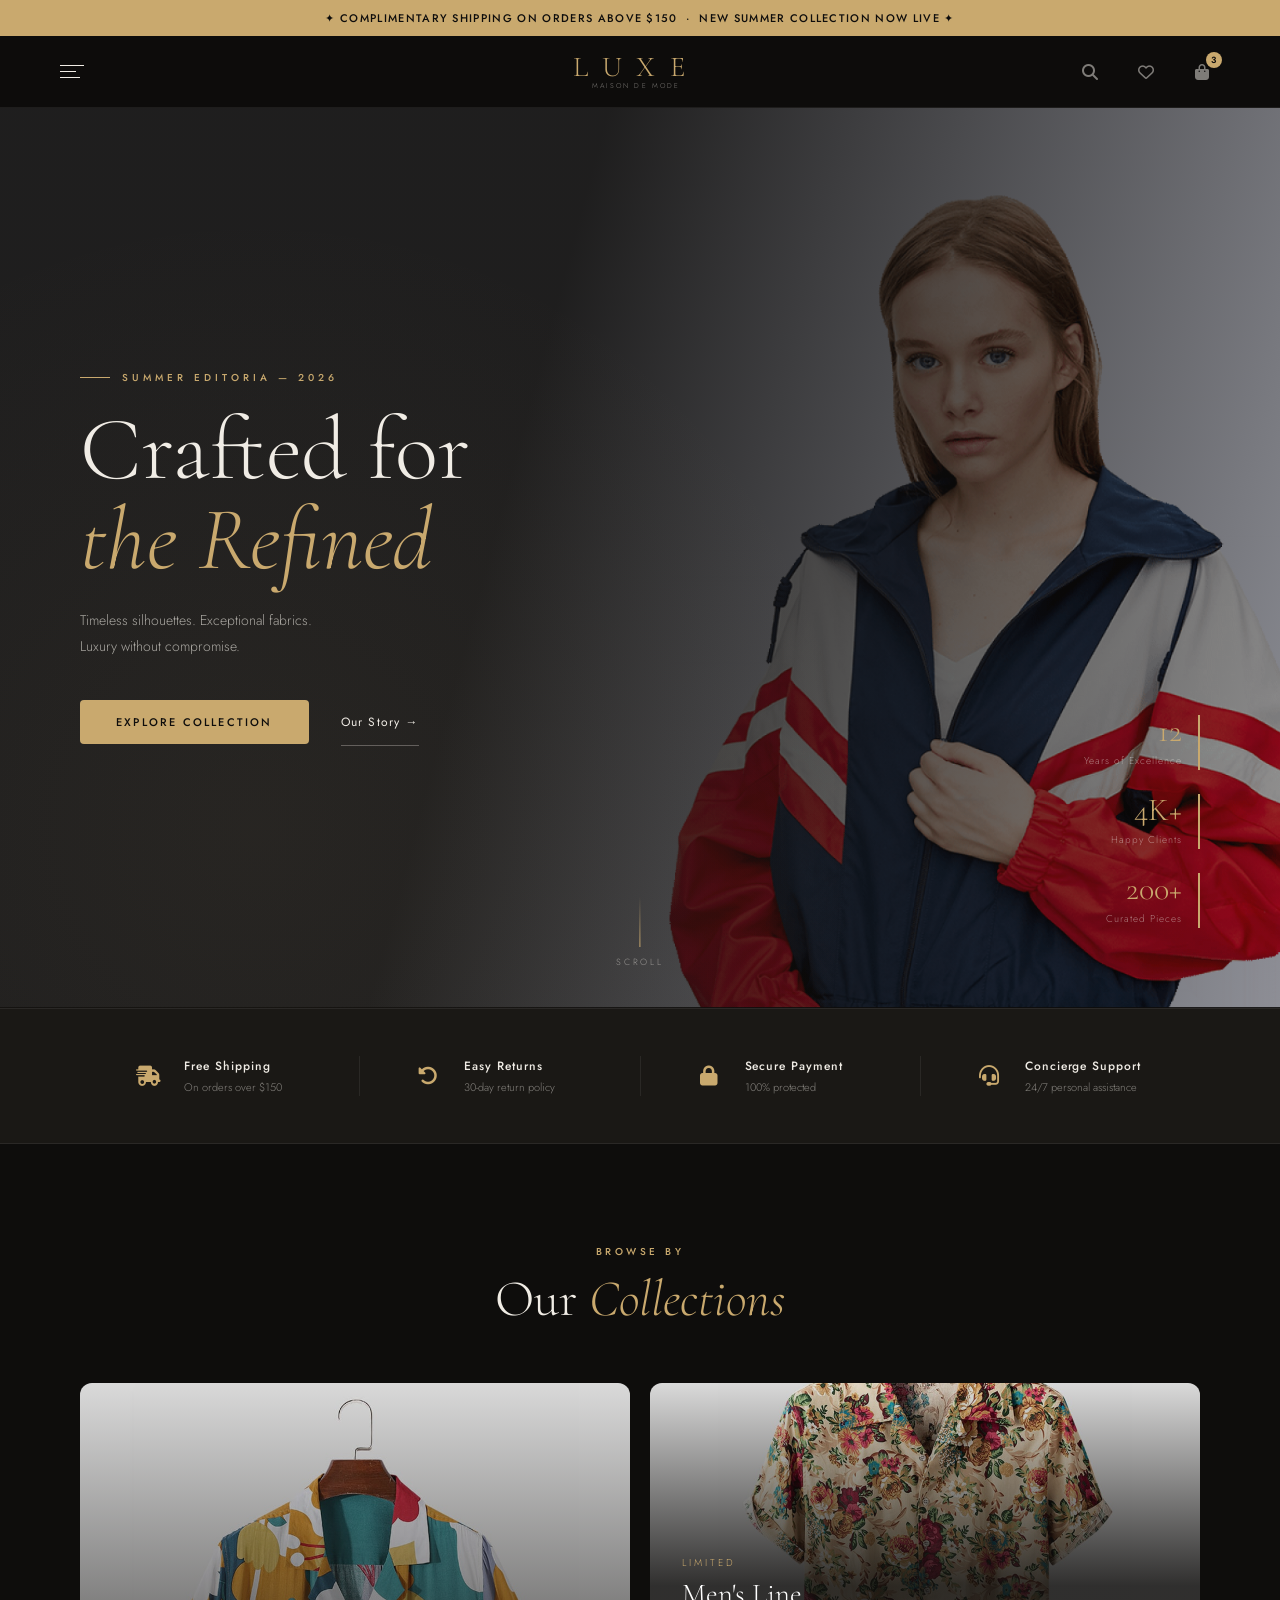
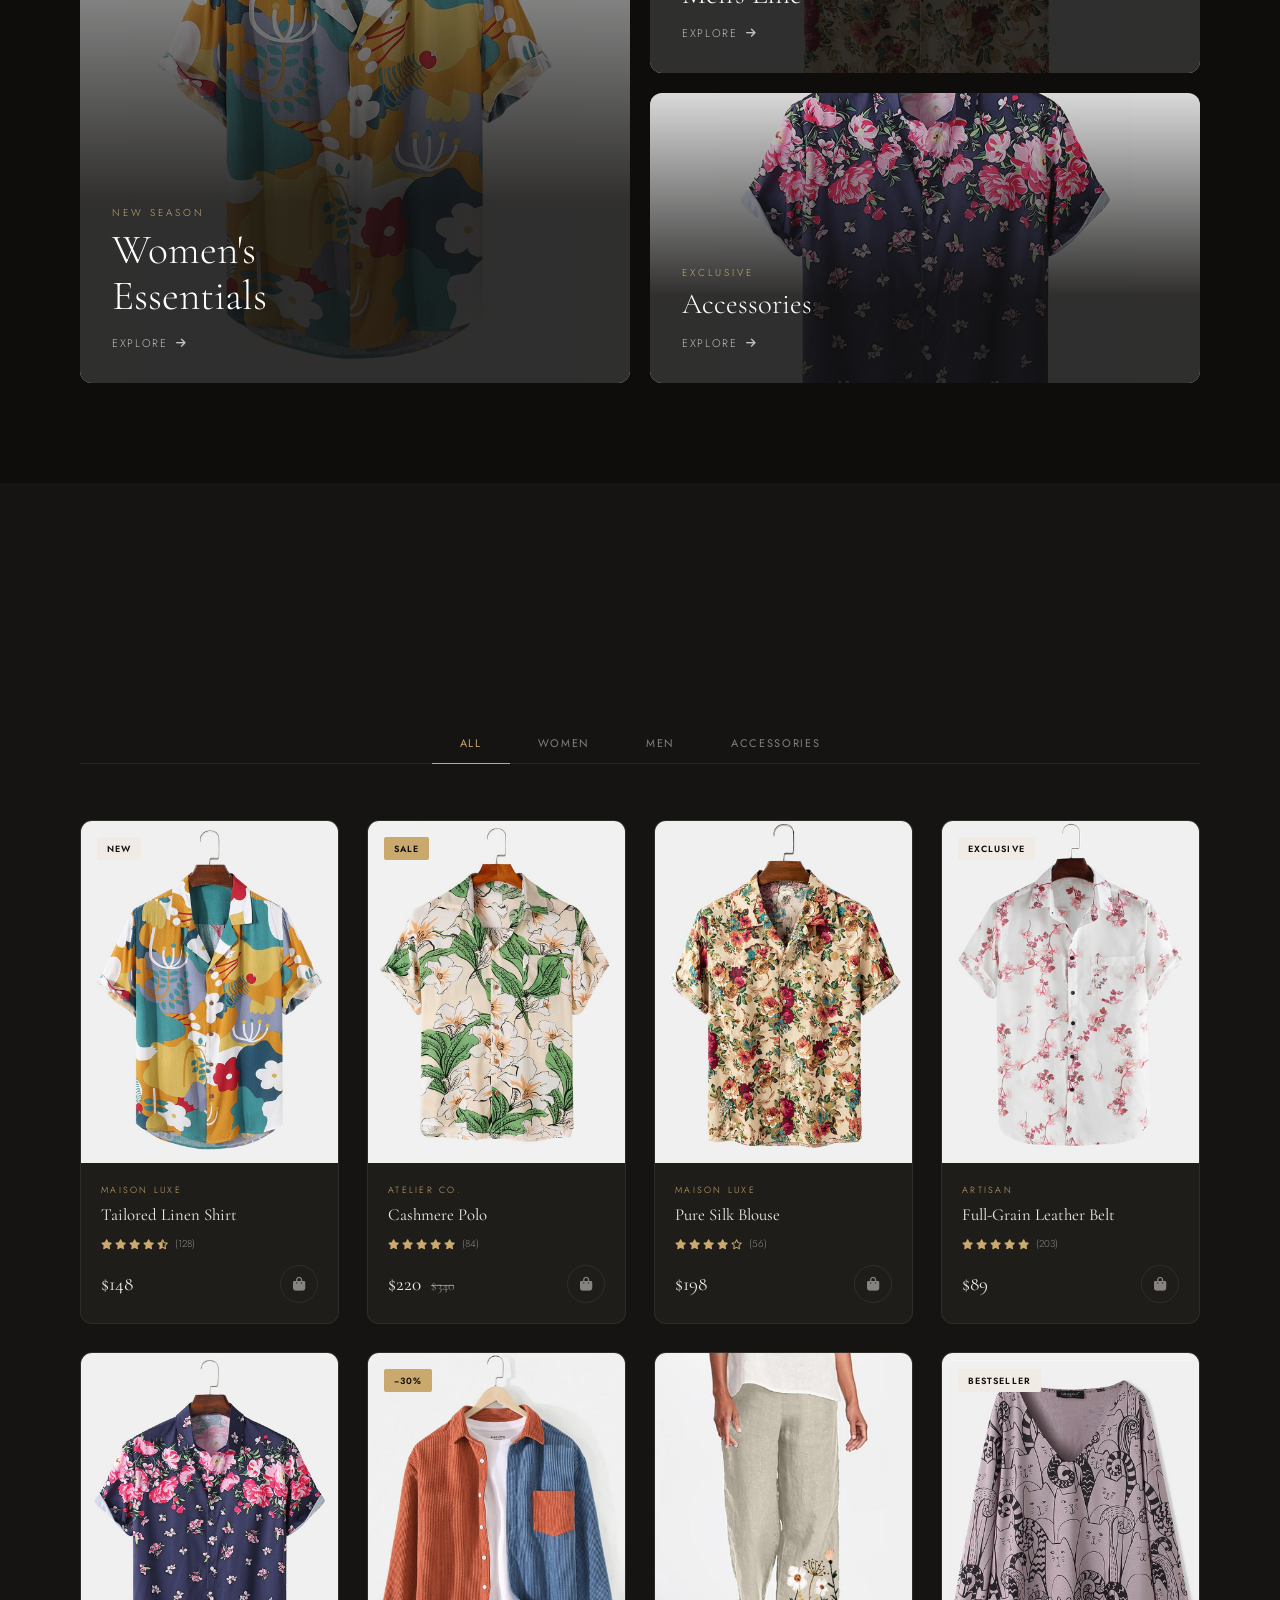
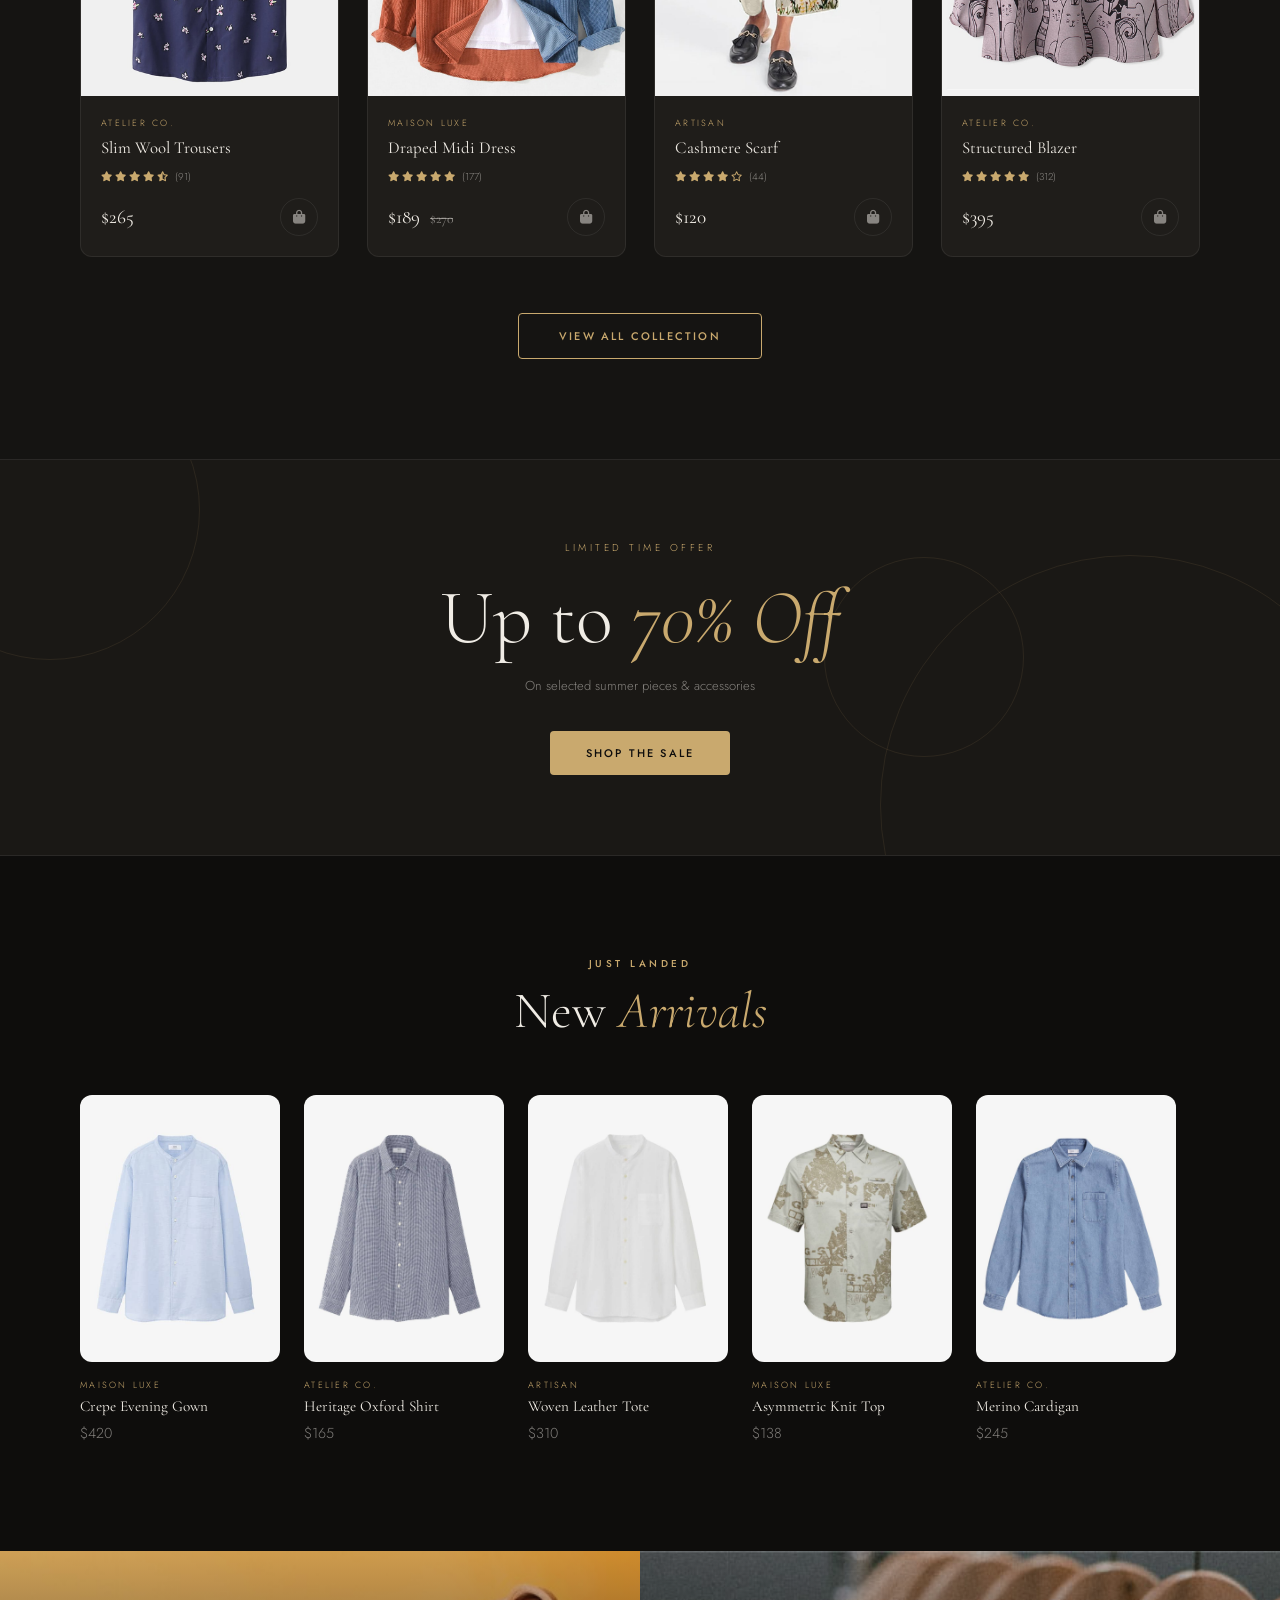
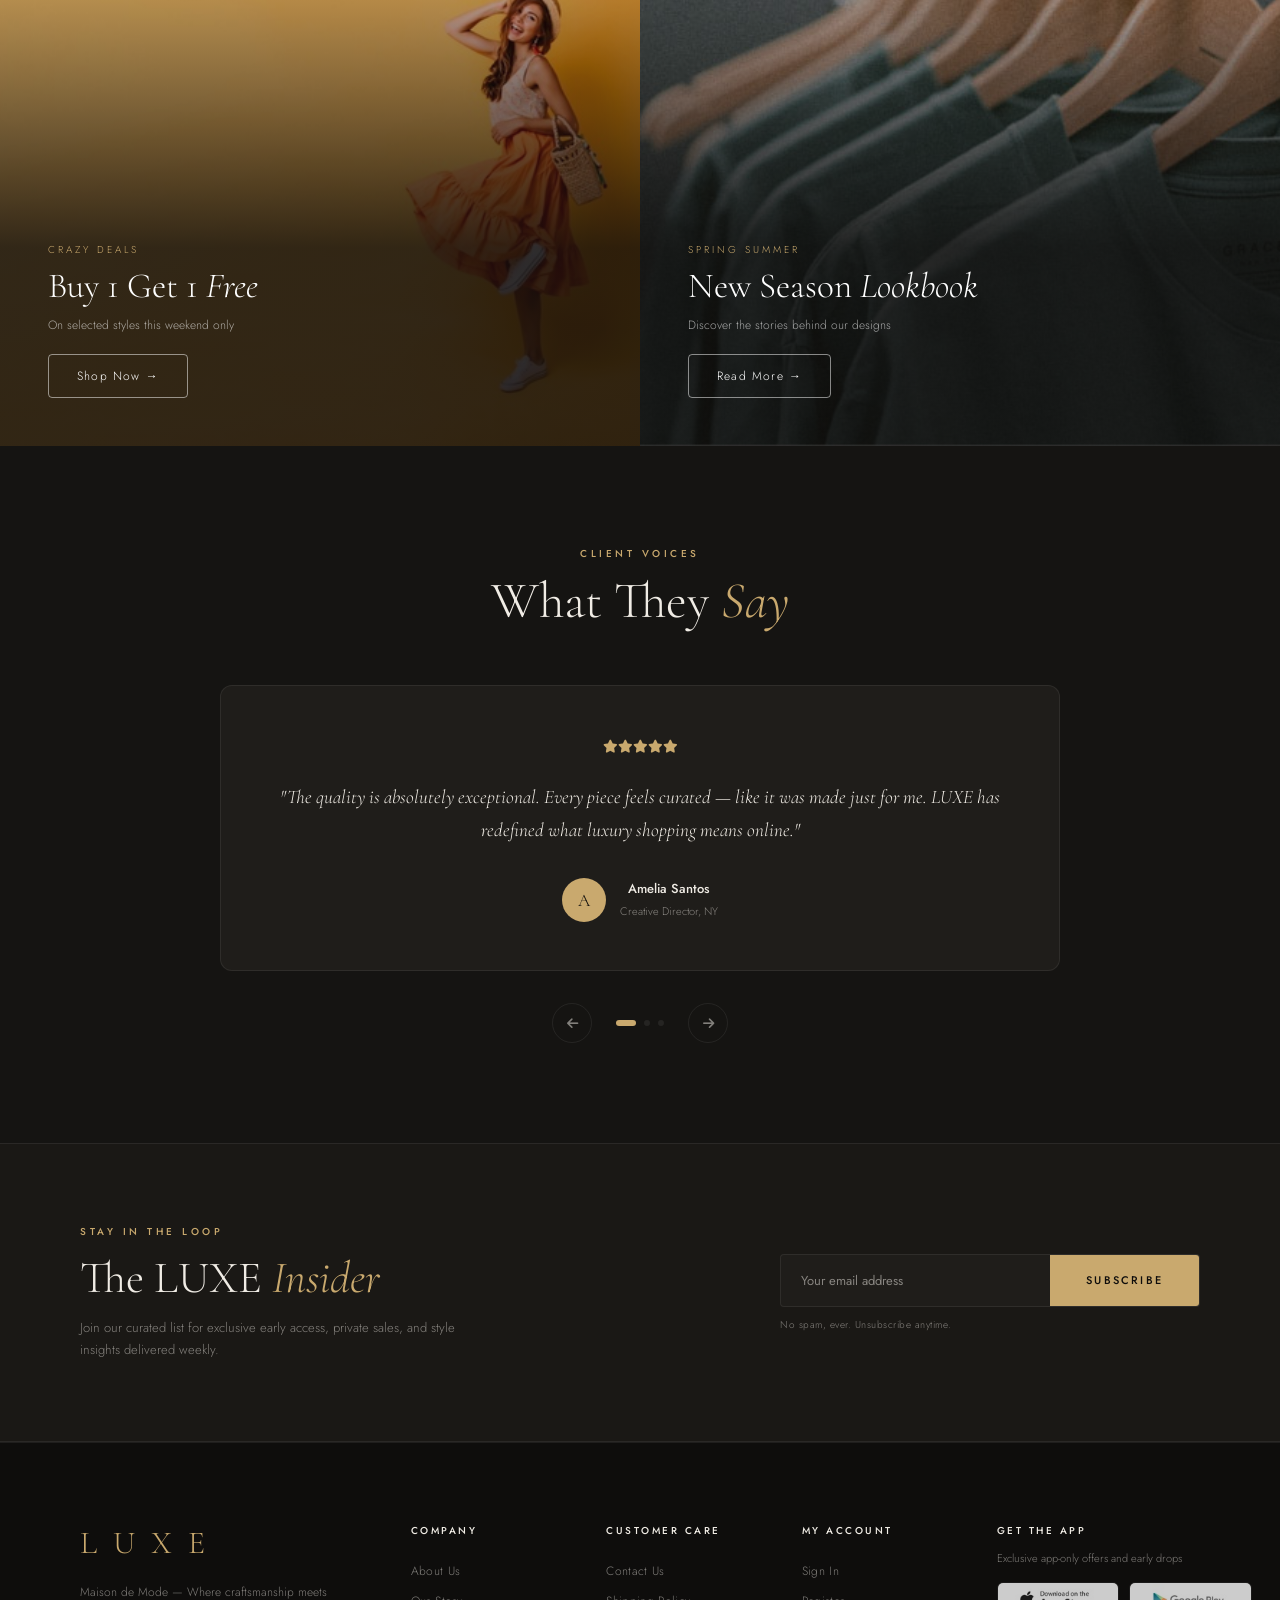
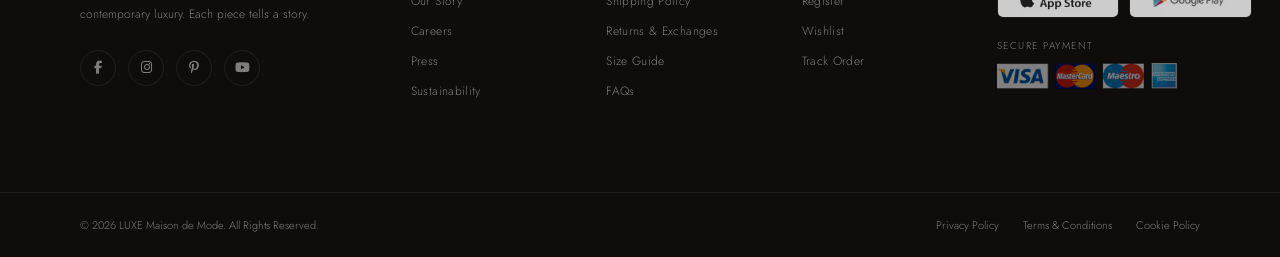
<file: index.html>
<!DOCTYPE html>
<html lang="en">
<head>
  <meta charset="UTF-8" />
  <meta name="viewport" content="width=device-width, initial-scale=1.0"/>
  <title>LUXE — Premium Fashion</title>
  <link rel="preconnect" href="https://fonts.googleapis.com">
  <link href="https://fonts.googleapis.com/css2?family=Cormorant+Garamond:ital,wght@0,300;0,400;0,600;1,300;1,400&family=Jost:wght@200;300;400;500&display=swap" rel="stylesheet">
  <link rel="stylesheet" href="https://cdnjs.cloudflare.com/ajax/libs/font-awesome/6.2.0/css/all.min.css"/>
  <link rel="stylesheet" href="style.css">
</head>
<body>

  <!-- Loader -->
  <div class="loader" id="loader">
    <div class="loader-inner">
      <span class="loader-logo">LUXE</span>
      <div class="loader-bar"><div class="loader-fill"></div></div>
    </div>
  </div>

  <!-- Announcement Bar -->
  <div class="announcement-bar">
    <p>✦ Complimentary Shipping on Orders Above $150 &nbsp;·&nbsp; New Summer Collection Now Live ✦</p>
  </div>

  <!-- Header -->
  <header id="header">
    <div class="header-left">
      <button class="menu-toggle" id="bar" aria-label="Menu">
        <span></span><span></span><span></span>
      </button>
    </div>

    <a href="index.html" class="logo-link">
      <div class="logo-text">LUXE</div>
      <div class="logo-sub">MAISON DE MODE</div>
    </a>

    <div class="header-right">
      <a href="#" class="header-icon" aria-label="Search"><i class="fas fa-search"></i></a>
      <a href="#" class="header-icon" aria-label="Wishlist"><i class="far fa-heart"></i></a>
      <a href="cart.html" class="header-icon cart-icon" aria-label="Cart">
        <i class="fas fa-shopping-bag"></i>
        <span class="cart-count">3</span>
      </a>
    </div>

    <!-- Mobile Nav Drawer -->
    <nav id="navbar">
      <div class="nav-close" id="close"><i class="fas fa-times"></i></div>
      <div class="nav-brand">LUXE</div>
      <ul>
        <li><a href="index.html" class="active">Home</a></li>
        <li><a href="shop.html">Collections</a></li>
        <li><a href="blog.html">Journal</a></li>
        <li><a href="about.html">Our Story</a></li>
        <li><a href="contact.html">Contact</a></li>
      </ul>
      <div class="nav-footer">
        <p>Follow Us</p>
        <div class="nav-social">
          <a href="#"><i class="fab fa-instagram"></i></a>
          <a href="#"><i class="fab fa-pinterest-p"></i></a>
        </div>
      </div>
    </nav>
    <div class="nav-overlay" id="navOverlay"></div>
  </header>

  <!-- Hero -->
  <section id="hero">
    <div class="hero-media">
      <div class="hero-gradient"></div>
      <div class="hero-pattern"></div>
    </div>
    <div class="hero-content">
      <p class="hero-label reveal">Summer Editoria — 2026</p>
      <h1 class="hero-title reveal">Crafted for<br><em>the Refined</em></h1>
      <p class="hero-desc reveal">Timeless silhouettes. Exceptional fabrics.<br>Luxury without compromise.</p>
      <div class="hero-cta reveal">
        <a href="shop.html" class="btn-primary">Explore Collection</a>
        <a href="about.html" class="btn-ghost">Our Story →</a>
      </div>
    </div>
    <div class="hero-scroll-indicator">
      <div class="scroll-line"></div>
      <span>Scroll</span>
    </div>
    <div class="hero-badges">
      <div class="hero-badge">
        <span class="badge-num">12</span>
        <span class="badge-label">Years of Excellence</span>
      </div>
      <div class="hero-badge">
        <span class="badge-num">4K+</span>
        <span class="badge-label">Happy Clients</span>
      </div>
      <div class="hero-badge">
        <span class="badge-num">200+</span>
        <span class="badge-label">Curated Pieces</span>
      </div>
    </div>
  </section>

  <!-- Features Strip -->
  <section id="features">
    <div class="features-inner">
      <div class="feature-item">
        <i class="fas fa-shipping-fast"></i>
        <div>
          <h6>Free Shipping</h6>
          <p>On orders over $150</p>
        </div>
      </div>
      <div class="feature-divider"></div>
      <div class="feature-item">
        <i class="fas fa-undo-alt"></i>
        <div>
          <h6>Easy Returns</h6>
          <p>30-day return policy</p>
        </div>
      </div>
      <div class="feature-divider"></div>
      <div class="feature-item">
        <i class="fas fa-lock"></i>
        <div>
          <h6>Secure Payment</h6>
          <p>100% protected</p>
        </div>
      </div>
      <div class="feature-divider"></div>
      <div class="feature-item">
        <i class="fas fa-headset"></i>
        <div>
          <h6>Concierge Support</h6>
          <p>24/7 personal assistance</p>
        </div>
      </div>
    </div>
  </section>

  <!-- Category Grid -->
  <section id="categories">
    <div class="section-header">
      <p class="section-overline">Browse By</p>
      <h2 class="section-title">Our <em>Collections</em></h2>
    </div>
    <div class="cat-grid">
      <div class="cat-card cat-large">
        <div class="cat-bg" style="background-image: url('img/products/f1.jpg')"></div>
        <div class="cat-overlay"></div>
        <div class="cat-content">
          <span>New Season</span>
          <h3>Women's <br>Essentials</h3>
          <a href="shop.html" class="cat-link">Explore <i class="fas fa-arrow-right"></i></a>
        </div>
      </div>
      <div class="cat-right">
        <div class="cat-card">
          <div class="cat-bg" style="background-image: url('img/products/f3.jpg')"></div>
          <div class="cat-overlay"></div>
          <div class="cat-content">
            <span>Limited</span>
            <h3>Men's Line</h3>
            <a href="shop.html" class="cat-link">Explore <i class="fas fa-arrow-right"></i></a>
          </div>
        </div>
        <div class="cat-card">
          <div class="cat-bg" style="background-image: url('img/products/f5.jpg')"></div>
          <div class="cat-overlay"></div>
          <div class="cat-content">
            <span>Exclusive</span>
            <h3>Accessories</h3>
            <a href="shop.html" class="cat-link">Explore <i class="fas fa-arrow-right"></i></a>
          </div>
        </div>
      </div>
    </div>
  </section>

  <!-- Featured Products -->
  <section id="featured-products">
    <div class="section-header">
      <p class="section-overline">Hand-Picked</p>
      <h2 class="section-title">Featured <em>Pieces</em></h2>
    </div>
    <div class="tab-nav">
      <button class="tab-btn active" data-tab="all">All</button>
      <button class="tab-btn" data-tab="women">Women</button>
      <button class="tab-btn" data-tab="men">Men</button>
      <button class="tab-btn" data-tab="accessories">Accessories</button>
    </div>
    <div class="products-grid" id="productsGrid">
      <!-- Card 1 -->
      <div class="product-card" data-category="women">
        <div class="product-img-wrap">
          <img src="img/products/f1.jpg" alt="Linen Shirt">
          <div class="product-actions">
            <button class="action-btn wishlist-btn" title="Wishlist"><i class="far fa-heart"></i></button>
            <button class="action-btn quickview-btn" title="Quick View"><i class="far fa-eye"></i></button>
          </div>
          <div class="product-badge">New</div>
        </div>
        <div class="product-info">
          <span class="product-brand">Maison Luxe</span>
          <h5 class="product-name">Tailored Linen Shirt</h5>
          <div class="product-stars">
            <i class="fas fa-star"></i><i class="fas fa-star"></i><i class="fas fa-star"></i><i class="fas fa-star"></i><i class="fas fa-star-half-alt"></i>
            <span>(128)</span>
          </div>
          <div class="product-footer">
            <span class="product-price">$148</span>
            <button class="add-to-cart" aria-label="Add to Cart"><i class="fas fa-shopping-bag"></i></button>
          </div>
        </div>
      </div>
      <!-- Card 2 -->
      <div class="product-card" data-category="men">
        <div class="product-img-wrap">
          <img src="img/products/f2.jpg" alt="Cashmere Polo">
          <div class="product-actions">
            <button class="action-btn wishlist-btn"><i class="far fa-heart"></i></button>
            <button class="action-btn quickview-btn"><i class="far fa-eye"></i></button>
          </div>
          <div class="product-badge sale">Sale</div>
        </div>
        <div class="product-info">
          <span class="product-brand">Atelier Co.</span>
          <h5 class="product-name">Cashmere Polo</h5>
          <div class="product-stars">
            <i class="fas fa-star"></i><i class="fas fa-star"></i><i class="fas fa-star"></i><i class="fas fa-star"></i><i class="fas fa-star"></i>
            <span>(84)</span>
          </div>
          <div class="product-footer">
            <span class="product-price">$220 <del>$340</del></span>
            <button class="add-to-cart"><i class="fas fa-shopping-bag"></i></button>
          </div>
        </div>
      </div>
      <!-- Card 3 -->
      <div class="product-card" data-category="women">
        <div class="product-img-wrap">
          <img src="img/products/f3.jpg" alt="Silk Blouse">
          <div class="product-actions">
            <button class="action-btn wishlist-btn"><i class="far fa-heart"></i></button>
            <button class="action-btn quickview-btn"><i class="far fa-eye"></i></button>
          </div>
        </div>
        <div class="product-info">
          <span class="product-brand">Maison Luxe</span>
          <h5 class="product-name">Pure Silk Blouse</h5>
          <div class="product-stars">
            <i class="fas fa-star"></i><i class="fas fa-star"></i><i class="fas fa-star"></i><i class="fas fa-star"></i><i class="far fa-star"></i>
            <span>(56)</span>
          </div>
          <div class="product-footer">
            <span class="product-price">$198</span>
            <button class="add-to-cart"><i class="fas fa-shopping-bag"></i></button>
          </div>
        </div>
      </div>
      <!-- Card 4 -->
      <div class="product-card" data-category="accessories">
        <div class="product-img-wrap">
          <img src="img/products/f4.jpg" alt="Leather Belt">
          <div class="product-actions">
            <button class="action-btn wishlist-btn"><i class="far fa-heart"></i></button>
            <button class="action-btn quickview-btn"><i class="far fa-eye"></i></button>
          </div>
          <div class="product-badge">Exclusive</div>
        </div>
        <div class="product-info">
          <span class="product-brand">Artisan</span>
          <h5 class="product-name">Full-Grain Leather Belt</h5>
          <div class="product-stars">
            <i class="fas fa-star"></i><i class="fas fa-star"></i><i class="fas fa-star"></i><i class="fas fa-star"></i><i class="fas fa-star"></i>
            <span>(203)</span>
          </div>
          <div class="product-footer">
            <span class="product-price">$89</span>
            <button class="add-to-cart"><i class="fas fa-shopping-bag"></i></button>
          </div>
        </div>
      </div>
      <!-- Card 5 -->
      <div class="product-card" data-category="men">
        <div class="product-img-wrap">
          <img src="img/products/f5.jpg" alt="Wool Trousers">
          <div class="product-actions">
            <button class="action-btn wishlist-btn"><i class="far fa-heart"></i></button>
            <button class="action-btn quickview-btn"><i class="far fa-eye"></i></button>
          </div>
        </div>
        <div class="product-info">
          <span class="product-brand">Atelier Co.</span>
          <h5 class="product-name">Slim Wool Trousers</h5>
          <div class="product-stars">
            <i class="fas fa-star"></i><i class="fas fa-star"></i><i class="fas fa-star"></i><i class="fas fa-star"></i><i class="fas fa-star-half-alt"></i>
            <span>(91)</span>
          </div>
          <div class="product-footer">
            <span class="product-price">$265</span>
            <button class="add-to-cart"><i class="fas fa-shopping-bag"></i></button>
          </div>
        </div>
      </div>
      <!-- Card 6 -->
      <div class="product-card" data-category="women">
        <div class="product-img-wrap">
          <img src="img/products/f6.jpg" alt="Draped Dress">
          <div class="product-actions">
            <button class="action-btn wishlist-btn"><i class="far fa-heart"></i></button>
            <button class="action-btn quickview-btn"><i class="far fa-eye"></i></button>
          </div>
          <div class="product-badge sale">−30%</div>
        </div>
        <div class="product-info">
          <span class="product-brand">Maison Luxe</span>
          <h5 class="product-name">Draped Midi Dress</h5>
          <div class="product-stars">
            <i class="fas fa-star"></i><i class="fas fa-star"></i><i class="fas fa-star"></i><i class="fas fa-star"></i><i class="fas fa-star"></i>
            <span>(177)</span>
          </div>
          <div class="product-footer">
            <span class="product-price">$189 <del>$270</del></span>
            <button class="add-to-cart"><i class="fas fa-shopping-bag"></i></button>
          </div>
        </div>
      </div>
      <!-- Card 7 -->
      <div class="product-card" data-category="accessories">
        <div class="product-img-wrap">
          <img src="img/products/f7.jpg" alt="Scarf">
          <div class="product-actions">
            <button class="action-btn wishlist-btn"><i class="far fa-heart"></i></button>
            <button class="action-btn quickview-btn"><i class="far fa-eye"></i></button>
          </div>
        </div>
        <div class="product-info">
          <span class="product-brand">Artisan</span>
          <h5 class="product-name">Cashmere Scarf</h5>
          <div class="product-stars">
            <i class="fas fa-star"></i><i class="fas fa-star"></i><i class="fas fa-star"></i><i class="fas fa-star"></i><i class="far fa-star"></i>
            <span>(44)</span>
          </div>
          <div class="product-footer">
            <span class="product-price">$120</span>
            <button class="add-to-cart"><i class="fas fa-shopping-bag"></i></button>
          </div>
        </div>
      </div>
      <!-- Card 8 -->
      <div class="product-card" data-category="men">
        <div class="product-img-wrap">
          <img src="img/products/f8.jpg" alt="Blazer">
          <div class="product-actions">
            <button class="action-btn wishlist-btn"><i class="far fa-heart"></i></button>
            <button class="action-btn quickview-btn"><i class="far fa-eye"></i></button>
          </div>
          <div class="product-badge">Bestseller</div>
        </div>
        <div class="product-info">
          <span class="product-brand">Atelier Co.</span>
          <h5 class="product-name">Structured Blazer</h5>
          <div class="product-stars">
            <i class="fas fa-star"></i><i class="fas fa-star"></i><i class="fas fa-star"></i><i class="fas fa-star"></i><i class="fas fa-star"></i>
            <span>(312)</span>
          </div>
          <div class="product-footer">
            <span class="product-price">$395</span>
            <button class="add-to-cart"><i class="fas fa-shopping-bag"></i></button>
          </div>
        </div>
      </div>
    </div>
    <div class="view-all-wrap">
      <a href="shop.html" class="btn-outline">View All Collection</a>
    </div>
  </section>

  <!-- Promo Banner -->
  <section id="promo-banner">
    <div class="promo-content">
      <p class="promo-label">Limited Time Offer</p>
      <h2>Up to <span>70% Off</span></h2>
      <p class="promo-sub">On selected summer pieces & accessories</p>
      <a href="shop.html" class="btn-primary">Shop the Sale</a>
    </div>
    <div class="promo-decoration">
      <div class="promo-circle c1"></div>
      <div class="promo-circle c2"></div>
      <div class="promo-circle c3"></div>
    </div>
  </section>

  <!-- New Arrivals -->
  <section id="new-arrivals">
    <div class="section-header">
      <p class="section-overline">Just Landed</p>
      <h2 class="section-title">New <em>Arrivals</em></h2>
    </div>
    <div class="arrivals-scroll">
      <div class="arrival-card">
        <div class="arrival-img"><img src="img/products/n1.jpg" alt=""></div>
        <span class="arrival-brand">Maison Luxe</span>
        <h5>Crepe Evening Gown</h5>
        <p class="arrival-price">$420</p>
      </div>
      <div class="arrival-card">
        <div class="arrival-img"><img src="img/products/n2.jpg" alt=""></div>
        <span class="arrival-brand">Atelier Co.</span>
        <h5>Heritage Oxford Shirt</h5>
        <p class="arrival-price">$165</p>
      </div>
      <div class="arrival-card">
        <div class="arrival-img"><img src="img/products/n3.jpg" alt=""></div>
        <span class="arrival-brand">Artisan</span>
        <h5>Woven Leather Tote</h5>
        <p class="arrival-price">$310</p>
      </div>
      <div class="arrival-card">
        <div class="arrival-img"><img src="img/products/n4.jpg" alt=""></div>
        <span class="arrival-brand">Maison Luxe</span>
        <h5>Asymmetric Knit Top</h5>
        <p class="arrival-price">$138</p>
      </div>
      <div class="arrival-card">
        <div class="arrival-img"><img src="img/products/n5.jpg" alt=""></div>
        <span class="arrival-brand">Atelier Co.</span>
        <h5>Merino Cardigan</h5>
        <p class="arrival-price">$245</p>
      </div>
      <div class="arrival-card">
        <div class="arrival-img"><img src="img/products/n6.jpg" alt=""></div>
        <span class="arrival-brand">Artisan</span>
        <h5>Suede Chelsea Boots</h5>
        <p class="arrival-price">$480</p>
      </div>
    </div>
  </section>

  <!-- Double Banner -->
  <section id="double-banner">
    <div class="db-card db-card1">
      <div class="db-overlay"></div>
      <div class="db-content">
        <span>Crazy Deals</span>
        <h2>Buy 1 Get 1 <em>Free</em></h2>
        <p>On selected styles this weekend only</p>
        <a href="shop.html" class="btn-ghost-dark">Shop Now →</a>
      </div>
    </div>
    <div class="db-card db-card2">
      <div class="db-overlay"></div>
      <div class="db-content">
        <span>Spring Summer</span>
        <h2>New Season <em>Lookbook</em></h2>
        <p>Discover the stories behind our designs</p>
        <a href="blog.html" class="btn-ghost-dark">Read More →</a>
      </div>
    </div>
  </section>

  <!-- Testimonials -->
  <section id="testimonials">
    <div class="section-header">
      <p class="section-overline">Client Voices</p>
      <h2 class="section-title">What They <em>Say</em></h2>
    </div>
    <div class="testimonial-slider" id="testimonialSlider">
      <div class="testimonial-track" id="testimonialTrack">
        <div class="testimonial-card">
          <div class="testi-stars"><i class="fas fa-star"></i><i class="fas fa-star"></i><i class="fas fa-star"></i><i class="fas fa-star"></i><i class="fas fa-star"></i></div>
          <p>"The quality is absolutely exceptional. Every piece feels curated — like it was made just for me. LUXE has redefined what luxury shopping means online."</p>
          <div class="testi-author">
            <div class="testi-avatar">A</div>
            <div><strong>Amelia Santos</strong><span>Creative Director, NY</span></div>
          </div>
        </div>
        <div class="testimonial-card">
          <div class="testi-stars"><i class="fas fa-star"></i><i class="fas fa-star"></i><i class="fas fa-star"></i><i class="fas fa-star"></i><i class="fas fa-star"></i></div>
          <p>"I've shopped luxury brands all my life but the experience here is unmatched. The packaging, the attention to detail — it felt like opening a gift."</p>
          <div class="testi-author">
            <div class="testi-avatar">R</div>
            <div><strong>Rafael Chen</strong><span>Architect, London</span></div>
          </div>
        </div>
        <div class="testimonial-card">
          <div class="testi-stars"><i class="fas fa-star"></i><i class="fas fa-star"></i><i class="fas fa-star"></i><i class="fas fa-star"></i><i class="fas fa-star"></i></div>
          <p>"Finally, a brand that understands that true luxury is about feel, not just price. My cashmere coat is everything I dreamed of."</p>
          <div class="testi-author">
            <div class="testi-avatar">S</div>
            <div><strong>Sofia Moreau</strong><span>Editor, Paris</span></div>
          </div>
        </div>
      </div>
      <div class="testi-controls">
        <button class="testi-btn" id="testiPrev"><i class="fas fa-arrow-left"></i></button>
        <div class="testi-dots">
          <span class="dot active"></span>
          <span class="dot"></span>
          <span class="dot"></span>
        </div>
        <button class="testi-btn" id="testiNext"><i class="fas fa-arrow-right"></i></button>
      </div>
    </div>
  </section>

  <!-- Newsletter -->
  <section id="newsletter">
    <div class="newsletter-inner">
      <div class="newsletter-text">
        <p class="section-overline">Stay in the Loop</p>
        <h2>The LUXE <em>Insider</em></h2>
        <p class="nl-desc">Join our curated list for exclusive early access, private sales, and style insights delivered weekly.</p>
      </div>
      <div class="newsletter-form">
        <div class="nl-input-wrap">
          <input type="email" placeholder="Your email address" />
          <button class="btn-primary">Subscribe</button>
        </div>
        <p class="nl-disclaimer">No spam, ever. Unsubscribe anytime.</p>
      </div>
    </div>
  </section>

  <!-- Footer -->
  <footer id="footer">
    <div class="footer-top">
      <div class="footer-brand">
        <div class="footer-logo">LUXE</div>
        <p>Maison de Mode — Where craftsmanship meets contemporary luxury. Each piece tells a story.</p>
        <div class="footer-social">
          <a href="#" aria-label="Facebook"><i class="fab fa-facebook-f"></i></a>
          <a href="#" aria-label="Instagram"><i class="fab fa-instagram"></i></a>
          <a href="#" aria-label="Pinterest"><i class="fab fa-pinterest-p"></i></a>
          <a href="#" aria-label="YouTube"><i class="fab fa-youtube"></i></a>
        </div>
      </div>

      <div class="footer-links">
        <h4>Company</h4>
        <a href="#">About Us</a>
        <a href="#">Our Story</a>
        <a href="#">Careers</a>
        <a href="#">Press</a>
        <a href="#">Sustainability</a>
      </div>

      <div class="footer-links">
        <h4>Customer Care</h4>
        <a href="#">Contact Us</a>
        <a href="#">Shipping Policy</a>
        <a href="#">Returns & Exchanges</a>
        <a href="#">Size Guide</a>
        <a href="#">FAQs</a>
      </div>

      <div class="footer-links">
        <h4>My Account</h4>
        <a href="#">Sign In</a>
        <a href="#">Register</a>
        <a href="#">Wishlist</a>
        <a href="#">Track Order</a>
      </div>

      <div class="footer-app">
        <h4>Get the App</h4>
        <p>Exclusive app-only offers and early drops</p>
        <div class="app-badges">
          <img src="img/pay/app.jpg" alt="App Store">
          <img src="img/pay/play.jpg" alt="Google Play">
        </div>
        <div class="footer-payment">
          <p>Secure Payment</p>
          <img src="img/pay/pay.png" alt="Payment methods">
        </div>
      </div>
    </div>

    <div class="footer-bottom">
      <p>© 2026 LUXE Maison de Mode. All Rights Reserved.</p>
      <div class="footer-legal">
        <a href="#">Privacy Policy</a>
        <a href="#">Terms & Conditions</a>
        <a href="#">Cookie Policy</a>
      </div>
    </div>
  </footer>

  <!-- Back to Top -->
  <a href="#" class="to-top" id="toTop">
    <i class="fas fa-chevron-up"></i>
  </a>

  <!-- Cart Toast -->
  <div class="cart-toast" id="cartToast">
    <i class="fas fa-check-circle"></i>
    <span>Item added to your bag</span>
  </div>

  <script src="script.js"></script>
</body>
</html>
</file>
<file: style.css>
/* =============================================
   LUXE — Maison de Mode | Premium CSS
   ============================================= */

@import url("https://fonts.googleapis.com/css2?family=Cormorant+Garamond:ital,wght@0,300;0,400;0,600;1,300;1,400&family=Jost:wght@200;300;400;500&display=swap");

/* === CSS Variables === */
:root {
  --c-bg: #0e0d0c;
  --c-bg2: #151412;
  --c-surface: #1a1815;
  --c-card: #1f1d1a;
  --c-border: rgba(255,255,255,0.07);
  --c-gold: #c9a96e;
  --c-gold-light: #e2c99a;
  --c-gold-dark: #9a7a45;
  --c-text: #f0ece5;
  --c-muted: rgba(240,236,229,0.5);
  --c-accent: #c9a96e;
  --font-display: 'Cormorant Garamond', Georgia, serif;
  --font-body: 'Jost', sans-serif;
  --radius: 4px;
  --radius-lg: 12px;
  --transition: all 0.35s cubic-bezier(0.25, 0.46, 0.45, 0.94);
  --shadow-card: 0 8px 40px rgba(0,0,0,0.4);
  --shadow-hover: 0 20px 60px rgba(0,0,0,0.6);
}

/* === Reset & Base === */
*, *::before, *::after {
  margin: 0;
  padding: 0;
  box-sizing: border-box;
}

html {
  scroll-behavior: smooth;
  font-size: 16px;
}

body {
  background-color: var(--c-bg);
  color: var(--c-text);
  font-family: var(--font-body);
  font-weight: 300;
  overflow-x: hidden;
  cursor: default;
}

img { display: block; max-width: 100%; }
a { text-decoration: none; color: inherit; }
ul { list-style: none; }
button { font-family: var(--font-body); cursor: pointer; }

/* === Page Loader === */
.loader {
  position: fixed;
  inset: 0;
  background: var(--c-bg);
  z-index: 9999;
  display: flex;
  align-items: center;
  justify-content: center;
  transition: opacity 0.6s ease, visibility 0.6s ease;
}
.loader.hidden { opacity: 0; visibility: hidden; }
.loader-inner { text-align: center; }
.loader-logo {
  font-family: var(--font-display);
  font-size: 3rem;
  font-weight: 300;
  letter-spacing: 0.4em;
  color: var(--c-gold);
  display: block;
  margin-bottom: 24px;
  animation: shimmer 1.5s ease infinite;
}
.loader-bar {
  width: 200px;
  height: 1px;
  background: rgba(201,169,110,0.2);
  position: relative;
  overflow: hidden;
}
.loader-fill {
  position: absolute;
  top: 0; left: 0;
  height: 100%;
  width: 0;
  background: var(--c-gold);
  animation: loadProgress 1.8s ease-out forwards;
}
@keyframes loadProgress { to { width: 100%; } }
@keyframes shimmer {
  0%, 100% { opacity: 1; }
  50% { opacity: 0.6; }
}

/* === Announcement Bar === */
.announcement-bar {
  background: var(--c-gold);
  color: var(--c-bg);
  text-align: center;
  padding: 10px 20px;
  font-size: 11px;
  font-weight: 500;
  letter-spacing: 0.12em;
  text-transform: uppercase;
}
.announcement-bar p { color: var(--c-bg); margin: 0; }

/* === Header === */
#header {
  position: sticky;
  top: 0;
  z-index: 900;
  display: flex;
  align-items: center;
  justify-content: space-between;
  padding: 0 60px;
  height: 72px;
  background: rgba(14,13,12,0.95);
  backdrop-filter: blur(20px);
  border-bottom: 1px solid var(--c-border);
  transition: var(--transition);
}
#header.scrolled {
  height: 60px;
  background: rgba(14,13,12,0.98);
}

.logo-link {
  text-align: center;
  line-height: 1;
}
.logo-text {
  font-family: var(--font-display);
  font-size: 1.8rem;
  font-weight: 300;
  letter-spacing: 0.5em;
  color: var(--c-gold);
}
.logo-sub {
  font-size: 7px;
  letter-spacing: 0.3em;
  color: var(--c-muted);
  margin-top: 2px;
}

.header-left, .header-right {
  display: flex;
  align-items: center;
  gap: 20px;
  min-width: 140px;
}
.header-right { justify-content: flex-end; }

.header-icon {
  width: 36px;
  height: 36px;
  display: flex;
  align-items: center;
  justify-content: center;
  color: var(--c-muted);
  font-size: 16px;
  transition: var(--transition);
  position: relative;
  border-radius: 50%;
}
.header-icon:hover { color: var(--c-gold); background: rgba(201,169,110,0.08); }

.cart-count {
  position: absolute;
  top: -2px; right: -2px;
  background: var(--c-gold);
  color: var(--c-bg);
  font-size: 9px;
  font-weight: 600;
  width: 16px; height: 16px;
  border-radius: 50%;
  display: flex;
  align-items: center;
  justify-content: center;
}

/* Mobile Menu Toggle */
.menu-toggle {
  background: none;
  border: none;
  width: 36px; height: 36px;
  display: flex;
  flex-direction: column;
  justify-content: center;
  align-items: flex-start;
  gap: 5px;
  padding: 0;
}
.menu-toggle span {
  display: block;
  height: 1px;
  background: var(--c-text);
  transition: var(--transition);
}
.menu-toggle span:nth-child(1) { width: 24px; }
.menu-toggle span:nth-child(2) { width: 16px; }
.menu-toggle span:nth-child(3) { width: 20px; }
.menu-toggle:hover span { background: var(--c-gold); width: 24px !important; }

/* Nav Drawer */
#navbar {
  position: fixed;
  top: 0; right: -360px;
  width: 320px; height: 100vh;
  background: var(--c-surface);
  z-index: 1100;
  padding: 60px 40px;
  display: flex;
  flex-direction: column;
  border-left: 1px solid var(--c-border);
  transition: right 0.45s cubic-bezier(0.25, 0.46, 0.45, 0.94);
}
#navbar.active { right: 0; }

.nav-close {
  position: absolute;
  top: 28px; right: 28px;
  color: var(--c-muted);
  font-size: 18px;
  cursor: pointer;
  width: 36px; height: 36px;
  display: flex;
  align-items: center;
  justify-content: center;
  border-radius: 50%;
  transition: var(--transition);
}
.nav-close:hover { color: var(--c-gold); background: rgba(201,169,110,0.1); }

.nav-brand {
  font-family: var(--font-display);
  font-size: 1.5rem;
  letter-spacing: 0.5em;
  color: var(--c-gold);
  margin-bottom: 48px;
}

#navbar ul { flex: 1; }
#navbar ul li { margin-bottom: 8px; }
#navbar ul li a {
  font-size: 13px;
  font-weight: 400;
  letter-spacing: 0.15em;
  text-transform: uppercase;
  color: var(--c-muted);
  padding: 12px 0;
  display: block;
  border-bottom: 1px solid transparent;
  transition: var(--transition);
}
#navbar ul li a:hover, #navbar ul li a.active {
  color: var(--c-gold);
  border-color: rgba(201,169,110,0.2);
  padding-left: 8px;
}

.nav-footer { margin-top: auto; }
.nav-footer p { font-size: 11px; letter-spacing: 0.2em; text-transform: uppercase; color: var(--c-muted); margin-bottom: 12px; }
.nav-social { display: flex; gap: 16px; }
.nav-social a { color: var(--c-muted); font-size: 14px; transition: var(--transition); }
.nav-social a:hover { color: var(--c-gold); }

.nav-overlay {
  position: fixed;
  inset: 0;
  background: rgba(0,0,0,0.7);
  z-index: 1050;
  opacity: 0;
  visibility: hidden;
  backdrop-filter: blur(4px);
  transition: var(--transition);
}
.nav-overlay.active { opacity: 1; visibility: visible; }

/* === Buttons === */
.btn-primary {
  display: inline-block;
  background: var(--c-gold);
  color: var(--c-bg);
  padding: 14px 36px;
  font-family: var(--font-body);
  font-size: 11px;
  font-weight: 500;
  letter-spacing: 0.2em;
  text-transform: uppercase;
  border: none;
  border-radius: var(--radius);
  cursor: pointer;
  transition: var(--transition);
}
.btn-primary:hover {
  background: var(--c-gold-light);
  transform: translateY(-2px);
  box-shadow: 0 8px 24px rgba(201,169,110,0.3);
}

.btn-ghost {
  display: inline-block;
  color: var(--c-text);
  font-size: 12px;
  font-weight: 400;
  letter-spacing: 0.1em;
  padding: 14px 0;
  border-bottom: 1px solid rgba(240,236,229,0.3);
  transition: var(--transition);
}
.btn-ghost:hover { color: var(--c-gold); border-color: var(--c-gold); }

.btn-ghost-dark {
  display: inline-block;
  color: #fff;
  font-size: 12px;
  letter-spacing: 0.1em;
  padding: 12px 28px;
  border: 1px solid rgba(255,255,255,0.5);
  border-radius: var(--radius);
  transition: var(--transition);
}
.btn-ghost-dark:hover { border-color: #fff; background: rgba(255,255,255,0.1); }

.btn-outline {
  display: inline-block;
  color: var(--c-gold);
  font-size: 11px;
  letter-spacing: 0.2em;
  text-transform: uppercase;
  font-weight: 500;
  padding: 14px 40px;
  border: 1px solid var(--c-gold);
  border-radius: var(--radius);
  transition: var(--transition);
}
.btn-outline:hover { background: var(--c-gold); color: var(--c-bg); }

/* === Section Helpers === */
.section-header {
  text-align: center;
  margin-bottom: 56px;
}
.section-overline {
  font-size: 10px;
  font-weight: 500;
  letter-spacing: 0.35em;
  text-transform: uppercase;
  color: var(--c-gold);
  margin-bottom: 12px;
}
.section-title {
  font-family: var(--font-display);
  font-size: clamp(2.2rem, 4vw, 3.2rem);
  font-weight: 300;
  color: var(--c-text);
  line-height: 1.1;
}
.section-title em {
  font-style: italic;
  color: var(--c-gold);
}

/* === Hero === */
#hero {
  position: relative;
  min-height: 100vh;
  display: flex;
  align-items: center;
  padding: 0 80px;
  overflow: hidden;
}

.hero-media {
  position: absolute;
  inset: 0;
  background-image: url('img/hero4.png');
  background-size: cover;
  background-position: center 30%;
}
.hero-gradient {
  position: absolute;
  inset: 0;
  background: linear-gradient(105deg, rgba(14,13,12,0.92) 40%, rgba(14,13,12,0.4) 100%);
}
.hero-pattern {
  position: absolute;
  inset: 0;
  background-image: radial-gradient(circle at 20% 80%, rgba(201,169,110,0.05) 0%, transparent 50%);
}

.hero-content {
  position: relative;
  z-index: 2;
  max-width: 580px;
}

.hero-label {
  font-size: 10px;
  font-weight: 500;
  letter-spacing: 0.4em;
  text-transform: uppercase;
  color: var(--c-gold);
  margin-bottom: 20px;
  display: flex;
  align-items: center;
  gap: 12px;
}
.hero-label::before {
  content: '';
  display: block;
  width: 30px;
  height: 1px;
  background: var(--c-gold);
}

.hero-title {
  font-family: var(--font-display);
  font-size: clamp(3.5rem, 7vw, 6rem);
  font-weight: 300;
  line-height: 1;
  color: var(--c-text);
  margin-bottom: 24px;
}
.hero-title em {
  font-style: italic;
  color: var(--c-gold);
  display: block;
}

.hero-desc {
  font-size: 14px;
  font-weight: 300;
  line-height: 1.8;
  color: rgba(240,236,229,0.65);
  margin-bottom: 40px;
}

.hero-cta {
  display: flex;
  align-items: center;
  gap: 32px;
  flex-wrap: wrap;
}

.hero-scroll-indicator {
  position: absolute;
  bottom: 40px;
  left: 50%;
  transform: translateX(-50%);
  display: flex;
  flex-direction: column;
  align-items: center;
  gap: 8px;
  z-index: 2;
}
.scroll-line {
  width: 1px;
  height: 50px;
  background: linear-gradient(to bottom, transparent, var(--c-gold));
  animation: scrollPulse 2s ease infinite;
}
.hero-scroll-indicator span {
  font-size: 9px;
  letter-spacing: 0.3em;
  text-transform: uppercase;
  color: var(--c-muted);
}
@keyframes scrollPulse {
  0% { transform: scaleY(0); transform-origin: top; }
  50% { transform: scaleY(1); transform-origin: top; }
  51% { transform: scaleY(1); transform-origin: bottom; }
  100% { transform: scaleY(0); transform-origin: bottom; }
}

.hero-badges {
  position: absolute;
  bottom: 80px;
  right: 80px;
  display: flex;
  flex-direction: column;
  gap: 24px;
  z-index: 2;
}
.hero-badge {
  text-align: right;
  border-right: 2px solid var(--c-gold);
  padding-right: 16px;
}
.badge-num {
  font-family: var(--font-display);
  font-size: 2rem;
  font-weight: 300;
  color: var(--c-gold);
  display: block;
  line-height: 1;
}
.badge-label {
  font-size: 10px;
  letter-spacing: 0.1em;
  color: var(--c-muted);
}

/* Reveal animation */
.reveal {
  opacity: 0;
  transform: translateY(30px);
  transition: opacity 0.8s ease, transform 0.8s ease;
}
.reveal.visible {
  opacity: 1;
  transform: translateY(0);
}
.reveal:nth-child(2) { transition-delay: 0.1s; }
.reveal:nth-child(3) { transition-delay: 0.2s; }
.reveal:nth-child(4) { transition-delay: 0.35s; }
.reveal:nth-child(5) { transition-delay: 0.5s; }

/* === Features Strip === */
#features {
  background: var(--c-surface);
  border-top: 1px solid var(--c-border);
  border-bottom: 1px solid var(--c-border);
}
.features-inner {
  display: flex;
  align-items: center;
  justify-content: center;
  padding: 32px 80px;
  gap: 0;
  flex-wrap: wrap;
}
.feature-item {
  display: flex;
  align-items: center;
  gap: 16px;
  padding: 16px 48px;
  flex: 1;
  min-width: 200px;
}
.feature-item i {
  font-size: 20px;
  color: var(--c-gold);
  width: 40px;
  text-align: center;
}
.feature-item h6 {
  font-size: 12px;
  font-weight: 500;
  letter-spacing: 0.08em;
  color: var(--c-text);
  margin-bottom: 4px;
}
.feature-item p { font-size: 11px; color: var(--c-muted); margin: 0; }
.feature-divider {
  width: 1px;
  height: 40px;
  background: var(--c-border);
}

/* === Categories === */
#categories {
  padding: 100px 80px;
}
.cat-grid {
  display: grid;
  grid-template-columns: 1fr 1fr;
  gap: 20px;
  height: 600px;
}
.cat-right {
  display: grid;
  grid-template-rows: 1fr 1fr;
  gap: 20px;
}
.cat-card {
  position: relative;
  overflow: hidden;
  border-radius: var(--radius-lg);
  cursor: pointer;
}
.cat-bg {
  position: absolute;
  inset: 0;
  background-size: cover;
  background-position: center;
  transition: transform 0.7s cubic-bezier(0.25, 0.46, 0.45, 0.94);
}
.cat-card:hover .cat-bg { transform: scale(1.08); }
.cat-overlay {
  position: absolute;
  inset: 0;
  background: linear-gradient(to top, rgba(14,13,12,0.85) 30%, rgba(14,13,12,0.1) 100%);
}
.cat-content {
  position: absolute;
  bottom: 32px;
  left: 32px;
  z-index: 2;
}
.cat-content span {
  font-size: 10px;
  letter-spacing: 0.3em;
  text-transform: uppercase;
  color: var(--c-gold);
  display: block;
  margin-bottom: 8px;
}
.cat-content h3 {
  font-family: var(--font-display);
  font-size: 1.8rem;
  font-weight: 300;
  color: #fff;
  line-height: 1.1;
  margin-bottom: 16px;
}
.cat-large .cat-content h3 { font-size: 2.6rem; }
.cat-link {
  font-size: 11px;
  letter-spacing: 0.15em;
  text-transform: uppercase;
  color: rgba(255,255,255,0.7);
  display: flex;
  align-items: center;
  gap: 8px;
  transition: var(--transition);
}
.cat-card:hover .cat-link { color: var(--c-gold); gap: 12px; }

/* === Products Grid === */
#featured-products {
  padding: 100px 80px;
  background: var(--c-bg2);
}

.tab-nav {
  display: flex;
  justify-content: center;
  gap: 0;
  margin-bottom: 56px;
  border-bottom: 1px solid var(--c-border);
}
.tab-btn {
  background: none;
  border: none;
  padding: 12px 28px;
  font-size: 11px;
  font-weight: 400;
  letter-spacing: 0.15em;
  text-transform: uppercase;
  color: var(--c-muted);
  cursor: pointer;
  position: relative;
  transition: var(--transition);
}
.tab-btn::after {
  content: '';
  position: absolute;
  bottom: -1px;
  left: 0; right: 0;
  height: 1px;
  background: var(--c-gold);
  transform: scaleX(0);
  transition: var(--transition);
}
.tab-btn:hover { color: var(--c-text); }
.tab-btn.active { color: var(--c-gold); }
.tab-btn.active::after { transform: scaleX(1); }

.products-grid {
  display: grid;
  grid-template-columns: repeat(4, 1fr);
  gap: 28px;
}

.product-card {
  background: var(--c-card);
  border: 1px solid var(--c-border);
  border-radius: var(--radius-lg);
  overflow: hidden;
  transition: var(--transition);
  position: relative;
}
.product-card:hover {
  transform: translateY(-6px);
  box-shadow: var(--shadow-hover);
  border-color: rgba(201,169,110,0.2);
}
.product-card.hidden { display: none; }

.product-img-wrap {
  position: relative;
  overflow: hidden;
  aspect-ratio: 3/4;
  background: var(--c-surface);
}
.product-img-wrap img {
  width: 100%;
  height: 100%;
  object-fit: cover;
  transition: transform 0.7s cubic-bezier(0.25, 0.46, 0.45, 0.94);
}
.product-card:hover .product-img-wrap img { transform: scale(1.06); }

.product-actions {
  position: absolute;
  top: 16px;
  right: 16px;
  display: flex;
  flex-direction: column;
  gap: 8px;
  opacity: 0;
  transform: translateX(10px);
  transition: var(--transition);
}
.product-card:hover .product-actions { opacity: 1; transform: translateX(0); }

.action-btn {
  width: 36px; height: 36px;
  background: rgba(14,13,12,0.8);
  border: 1px solid var(--c-border);
  border-radius: 50%;
  color: var(--c-text);
  font-size: 13px;
  display: flex;
  align-items: center;
  justify-content: center;
  transition: var(--transition);
  backdrop-filter: blur(4px);
}
.action-btn:hover { background: var(--c-gold); color: var(--c-bg); border-color: var(--c-gold); }

.product-badge {
  position: absolute;
  top: 16px;
  left: 16px;
  background: var(--c-text);
  color: var(--c-bg);
  font-size: 9px;
  font-weight: 600;
  letter-spacing: 0.12em;
  text-transform: uppercase;
  padding: 5px 10px;
  border-radius: 2px;
}
.product-badge.sale { background: var(--c-gold); color: var(--c-bg); }

.product-info { padding: 20px; }

.product-brand {
  font-size: 9px;
  letter-spacing: 0.25em;
  text-transform: uppercase;
  color: var(--c-gold);
  display: block;
  margin-bottom: 8px;
}
.product-name {
  font-family: var(--font-display);
  font-size: 1.05rem;
  font-weight: 400;
  color: var(--c-text);
  margin-bottom: 10px;
  line-height: 1.3;
}
.product-stars {
  display: flex;
  align-items: center;
  gap: 3px;
  margin-bottom: 14px;
}
.product-stars i { color: var(--c-gold); font-size: 10px; }
.product-stars span { font-size: 10px; color: var(--c-muted); margin-left: 4px; }

.product-footer {
  display: flex;
  align-items: center;
  justify-content: space-between;
}
.product-price {
  font-family: var(--font-display);
  font-size: 1.2rem;
  font-weight: 400;
  color: var(--c-text);
}
.product-price del {
  font-size: 0.85rem;
  color: var(--c-muted);
  margin-left: 6px;
  text-decoration: line-through;
}

.add-to-cart {
  width: 38px; height: 38px;
  background: transparent;
  border: 1px solid var(--c-border);
  border-radius: 50%;
  color: var(--c-muted);
  font-size: 14px;
  display: flex;
  align-items: center;
  justify-content: center;
  transition: var(--transition);
}
.add-to-cart:hover { background: var(--c-gold); color: var(--c-bg); border-color: var(--c-gold); }

.view-all-wrap {
  text-align: center;
  margin-top: 56px;
}

/* === Promo Banner === */
#promo-banner {
  position: relative;
  background: var(--c-surface);
  border-top: 1px solid var(--c-border);
  border-bottom: 1px solid var(--c-border);
  padding: 80px;
  text-align: center;
  overflow: hidden;
}
.promo-content { position: relative; z-index: 2; }
.promo-label {
  font-size: 10px;
  letter-spacing: 0.35em;
  text-transform: uppercase;
  color: var(--c-gold);
  margin-bottom: 16px;
}
#promo-banner h2 {
  font-family: var(--font-display);
  font-size: clamp(3rem, 6vw, 5rem);
  font-weight: 300;
  color: var(--c-text);
  margin-bottom: 12px;
}
#promo-banner h2 span {
  font-style: italic;
  color: var(--c-gold);
}
.promo-sub {
  font-size: 13px;
  color: var(--c-muted);
  margin-bottom: 36px;
}
.promo-decoration {
  position: absolute;
  inset: 0;
  pointer-events: none;
}
.promo-circle {
  position: absolute;
  border-radius: 50%;
  border: 1px solid rgba(201,169,110,0.1);
}
.c1 { width: 300px; height: 300px; top: -100px; left: -100px; }
.c2 { width: 500px; height: 500px; bottom: -200px; right: -100px; }
.c3 { width: 200px; height: 200px; top: 50%; right: 20%; transform: translateY(-50%); }

/* === New Arrivals === */
#new-arrivals {
  padding: 100px 80px;
}
.arrivals-scroll {
  display: grid;
  grid-template-columns: repeat(6, 1fr);
  gap: 24px;
  overflow-x: auto;
  padding-bottom: 8px;
  scrollbar-width: thin;
  scrollbar-color: var(--c-gold) var(--c-surface);
}
.arrival-card {
  min-width: 200px;
  cursor: pointer;
  transition: var(--transition);
}
.arrival-card:hover { transform: translateY(-4px); }
.arrival-img {
  aspect-ratio: 3/4;
  overflow: hidden;
  border-radius: var(--radius-lg);
  background: var(--c-surface);
  margin-bottom: 16px;
}
.arrival-img img {
  width: 100%; height: 100%;
  object-fit: cover;
  transition: transform 0.5s ease;
}
.arrival-card:hover .arrival-img img { transform: scale(1.05); }

.arrival-brand {
  font-size: 9px;
  letter-spacing: 0.25em;
  text-transform: uppercase;
  color: var(--c-gold);
  display: block;
  margin-bottom: 6px;
}
.arrival-card h5 {
  font-family: var(--font-display);
  font-size: 0.95rem;
  font-weight: 400;
  color: var(--c-text);
  margin-bottom: 8px;
}
.arrival-price {
  font-size: 0.9rem;
  color: var(--c-muted);
  margin: 0;
}

/* === Double Banner === */
#double-banner {
  display: grid;
  grid-template-columns: 1fr 1fr;
}
.db-card {
  position: relative;
  height: 55vh;
  overflow: hidden;
  display: flex;
  align-items: flex-end;
  padding: 48px;
  cursor: pointer;
}
.db-card1 { background: url('img/banner/b17.jpg') center/cover; }
.db-card2 { background: url('img/banner/b10.jpg') center/cover; }
.db-overlay {
  position: absolute;
  inset: 0;
  background: linear-gradient(to top, rgba(14,13,12,0.85) 40%, rgba(14,13,12,0.2) 100%);
  transition: var(--transition);
}
.db-card:hover .db-overlay { background: linear-gradient(to top, rgba(14,13,12,0.9) 40%, rgba(14,13,12,0.3) 100%); }
.db-content {
  position: relative;
  z-index: 2;
}
.db-content span {
  font-size: 10px;
  letter-spacing: 0.3em;
  text-transform: uppercase;
  color: var(--c-gold);
  display: block;
  margin-bottom: 10px;
}
.db-content h2 {
  font-family: var(--font-display);
  font-size: 2.2rem;
  font-weight: 300;
  color: #fff;
  line-height: 1.1;
  margin-bottom: 10px;
}
.db-content h2 em { font-style: italic; }
.db-content p {
  font-size: 12px;
  color: rgba(255,255,255,0.6);
  margin-bottom: 20px;
}

/* === Testimonials === */
#testimonials {
  padding: 100px 80px;
  background: var(--c-bg2);
}
.testimonial-slider {
  max-width: 840px;
  margin: 0 auto;
  overflow: hidden;
}
.testimonial-track {
  display: flex;
  transition: transform 0.6s cubic-bezier(0.25, 0.46, 0.45, 0.94);
}
.testimonial-card {
  min-width: 100%;
  padding: 48px;
  background: var(--c-card);
  border: 1px solid var(--c-border);
  border-radius: var(--radius-lg);
  text-align: center;
}
.testi-stars { margin-bottom: 24px; }
.testi-stars i { color: var(--c-gold); font-size: 13px; }

.testimonial-card p {
  font-family: var(--font-display);
  font-size: 1.2rem;
  font-style: italic;
  font-weight: 300;
  line-height: 1.7;
  color: var(--c-text);
  margin-bottom: 32px;
}

.testi-author {
  display: flex;
  align-items: center;
  justify-content: center;
  gap: 14px;
}
.testi-avatar {
  width: 44px; height: 44px;
  background: var(--c-gold);
  color: var(--c-bg);
  border-radius: 50%;
  display: flex;
  align-items: center;
  justify-content: center;
  font-family: var(--font-display);
  font-size: 1.1rem;
}
.testi-author div strong {
  font-size: 13px;
  font-weight: 500;
  display: block;
  color: var(--c-text);
}
.testi-author div span {
  font-size: 11px;
  color: var(--c-muted);
}

.testi-controls {
  display: flex;
  align-items: center;
  justify-content: center;
  gap: 24px;
  margin-top: 32px;
}
.testi-btn {
  width: 40px; height: 40px;
  background: transparent;
  border: 1px solid var(--c-border);
  border-radius: 50%;
  color: var(--c-muted);
  font-size: 13px;
  display: flex;
  align-items: center;
  justify-content: center;
  cursor: pointer;
  transition: var(--transition);
}
.testi-btn:hover { border-color: var(--c-gold); color: var(--c-gold); }

.testi-dots { display: flex; gap: 8px; align-items: center; }
.dot {
  width: 6px; height: 6px;
  border-radius: 50%;
  background: var(--c-border);
  cursor: pointer;
  transition: var(--transition);
}
.dot.active { background: var(--c-gold); width: 20px; border-radius: 3px; }

/* === Newsletter === */
#newsletter {
  background: var(--c-surface);
  border-top: 1px solid var(--c-border);
  border-bottom: 1px solid var(--c-border);
}
.newsletter-inner {
  display: flex;
  align-items: center;
  justify-content: space-between;
  gap: 60px;
  padding: 80px;
  flex-wrap: wrap;
}
.newsletter-text { flex: 1; }
#newsletter .section-overline { text-align: left; }
.newsletter-text h2 {
  font-family: var(--font-display);
  font-size: clamp(2rem, 3.5vw, 2.8rem);
  font-weight: 300;
  color: var(--c-text);
  margin-bottom: 12px;
}
.newsletter-text h2 em { font-style: italic; color: var(--c-gold); }
.nl-desc { font-size: 13px; color: var(--c-muted); max-width: 380px; line-height: 1.7; margin: 0; }

.newsletter-form { flex: 0 0 420px; }
.nl-input-wrap {
  display: flex;
  gap: 0;
  border: 1px solid var(--c-border);
  border-radius: var(--radius);
  overflow: hidden;
  background: var(--c-card);
}
.nl-input-wrap input {
  flex: 1;
  background: none;
  border: none;
  outline: none;
  padding: 16px 20px;
  font-family: var(--font-body);
  font-size: 13px;
  color: var(--c-text);
}
.nl-input-wrap input::placeholder { color: var(--c-muted); }
.nl-input-wrap .btn-primary { border-radius: 0; white-space: nowrap; }
.nl-disclaimer {
  font-size: 10px;
  color: var(--c-muted);
  margin: 10px 0 0 0;
  letter-spacing: 0.05em;
}

/* === Footer === */
#footer {
  background: var(--c-bg);
  border-top: 1px solid var(--c-border);
}
.footer-top {
  display: grid;
  grid-template-columns: 2fr 1fr 1fr 1fr 1.5fr;
  gap: 60px;
  padding: 80px;
}
.footer-logo {
  font-family: var(--font-display);
  font-size: 2rem;
  letter-spacing: 0.5em;
  color: var(--c-gold);
  margin-bottom: 20px;
}
.footer-brand p {
  font-size: 12px;
  color: var(--c-muted);
  line-height: 1.8;
  margin-bottom: 24px;
}
.footer-social {
  display: flex;
  gap: 12px;
}
.footer-social a {
  width: 36px; height: 36px;
  border: 1px solid var(--c-border);
  border-radius: 50%;
  display: flex;
  align-items: center;
  justify-content: center;
  color: var(--c-muted);
  font-size: 13px;
  transition: var(--transition);
}
.footer-social a:hover { border-color: var(--c-gold); color: var(--c-gold); }

.footer-links h4 {
  font-size: 10px;
  font-weight: 500;
  letter-spacing: 0.25em;
  text-transform: uppercase;
  color: var(--c-text);
  margin-bottom: 24px;
}
.footer-links a {
  display: block;
  font-size: 12px;
  color: var(--c-muted);
  margin-bottom: 12px;
  transition: var(--transition);
  letter-spacing: 0.03em;
}
.footer-links a:hover { color: var(--c-gold); padding-left: 4px; }

.footer-app h4 {
  font-size: 10px;
  font-weight: 500;
  letter-spacing: 0.25em;
  text-transform: uppercase;
  color: var(--c-text);
  margin-bottom: 12px;
}
.footer-app > p {
  font-size: 11px;
  color: var(--c-muted);
  margin-bottom: 16px;
}
.app-badges {
  display: flex;
  gap: 10px;
  margin-bottom: 20px;
}
.app-badges img {
  height: 36px;
  width: auto;
  border-radius: 6px;
  border: 1px solid var(--c-border);
  filter: brightness(0.8);
  transition: var(--transition);
  cursor: pointer;
}
.app-badges img:hover { filter: brightness(1); border-color: var(--c-gold); }
.footer-payment p {
  font-size: 10px;
  letter-spacing: 0.15em;
  text-transform: uppercase;
  color: var(--c-muted);
  margin-bottom: 10px;
}
.footer-payment img {
  filter: brightness(0.5);
  max-width: 180px;
}

.footer-bottom {
  display: flex;
  align-items: center;
  justify-content: space-between;
  padding: 24px 80px;
  border-top: 1px solid var(--c-border);
  flex-wrap: wrap;
  gap: 16px;
}
.footer-bottom p {
  font-size: 11px;
  color: var(--c-muted);
  margin: 0;
}
.footer-legal {
  display: flex;
  gap: 24px;
}
.footer-legal a {
  font-size: 11px;
  color: var(--c-muted);
  transition: var(--transition);
}
.footer-legal a:hover { color: var(--c-gold); }

/* === Back to Top === */
.to-top {
  position: fixed;
  bottom: 32px;
  right: 32px;
  width: 48px; height: 48px;
  background: var(--c-gold);
  color: var(--c-bg);
  border-radius: 50%;
  display: flex;
  align-items: center;
  justify-content: center;
  font-size: 16px;
  z-index: 800;
  opacity: 0;
  visibility: hidden;
  transform: translateY(12px);
  transition: var(--transition);
  box-shadow: 0 4px 20px rgba(201,169,110,0.3);
}
.to-top.active { opacity: 1; visibility: visible; transform: translateY(0); }
.to-top:hover { background: var(--c-gold-light); transform: translateY(-3px); }

/* === Cart Toast === */
.cart-toast {
  position: fixed;
  bottom: 100px;
  right: 32px;
  background: var(--c-surface);
  border: 1px solid var(--c-border);
  border-left: 3px solid var(--c-gold);
  color: var(--c-text);
  padding: 14px 20px;
  border-radius: var(--radius);
  display: flex;
  align-items: center;
  gap: 10px;
  font-size: 13px;
  z-index: 800;
  opacity: 0;
  visibility: hidden;
  transform: translateX(20px);
  transition: var(--transition);
  backdrop-filter: blur(8px);
}
.cart-toast.show { opacity: 1; visibility: visible; transform: translateX(0); }
.cart-toast i { color: var(--c-gold); }

/* =============================================
   RESPONSIVE
   ============================================= */

@media (max-width: 1200px) {
  .products-grid { grid-template-columns: repeat(3, 1fr); }
  .footer-top { grid-template-columns: 1fr 1fr 1fr; gap: 40px; }
  .footer-app { grid-column: span 3; }
  .arrivals-scroll { grid-template-columns: repeat(4, 1fr); }
}

@media (max-width: 900px) {
  #header { padding: 0 30px; }
  #hero { padding: 0 40px; min-height: 90vh; }
  .hero-badges { display: none; }
  #categories, #featured-products, #new-arrivals, #testimonials { padding: 70px 40px; }
  .newsletter-inner { padding: 60px 40px; }
  .footer-top { grid-template-columns: 1fr 1fr; padding: 60px 40px; }
  .footer-brand { grid-column: span 2; }
  .footer-app { grid-column: span 2; }
  .footer-bottom { padding: 24px 40px; }
  #promo-banner { padding: 60px 40px; }
  .cat-grid { height: 500px; }
  .products-grid { grid-template-columns: repeat(2, 1fr); }
  .arrivals-scroll { grid-template-columns: repeat(3, 1fr); }
  .features-inner { padding: 24px 40px; }
  .feature-item { padding: 12px 20px; }
  .feature-divider { display: none; }
  #double-banner { grid-template-columns: 1fr; }
  .db-card { height: 45vh; }
}

@media (max-width: 640px) {
  #header { padding: 0 20px; height: 60px; }
  .logo-text { font-size: 1.3rem; }
  .logo-sub { display: none; }
  #hero { padding: 0 24px; min-height: 85vh; }
  .hero-title { font-size: 3rem; }
  .hero-desc { display: none; }
  .hero-cta { gap: 20px; }
  .hero-scroll-indicator { display: none; }

  #categories { padding: 50px 20px; }
  .cat-grid { grid-template-columns: 1fr; height: auto; }
  .cat-large { height: 350px; }
  .cat-right { display: none; }

  #featured-products, #new-arrivals, #testimonials { padding: 50px 20px; }
  .products-grid { grid-template-columns: 1fr 1fr; gap: 16px; }
  .arrivals-scroll { grid-template-columns: repeat(2, 1fr); }

  #promo-banner { padding: 50px 20px; }
  .newsletter-inner { padding: 50px 20px; flex-direction: column; }
  .newsletter-form { flex: none; width: 100%; }
  .footer-top { grid-template-columns: 1fr; padding: 50px 20px; gap: 32px; }
  .footer-brand, .footer-app { grid-column: span 1; }
  .footer-bottom { padding: 20px; flex-direction: column; align-items: flex-start; }
  .features-inner { flex-direction: column; align-items: flex-start; padding: 24px 20px; }
  .testimonial-card { padding: 28px 20px; }

  #navbar { width: 280px; }
}
</file>
